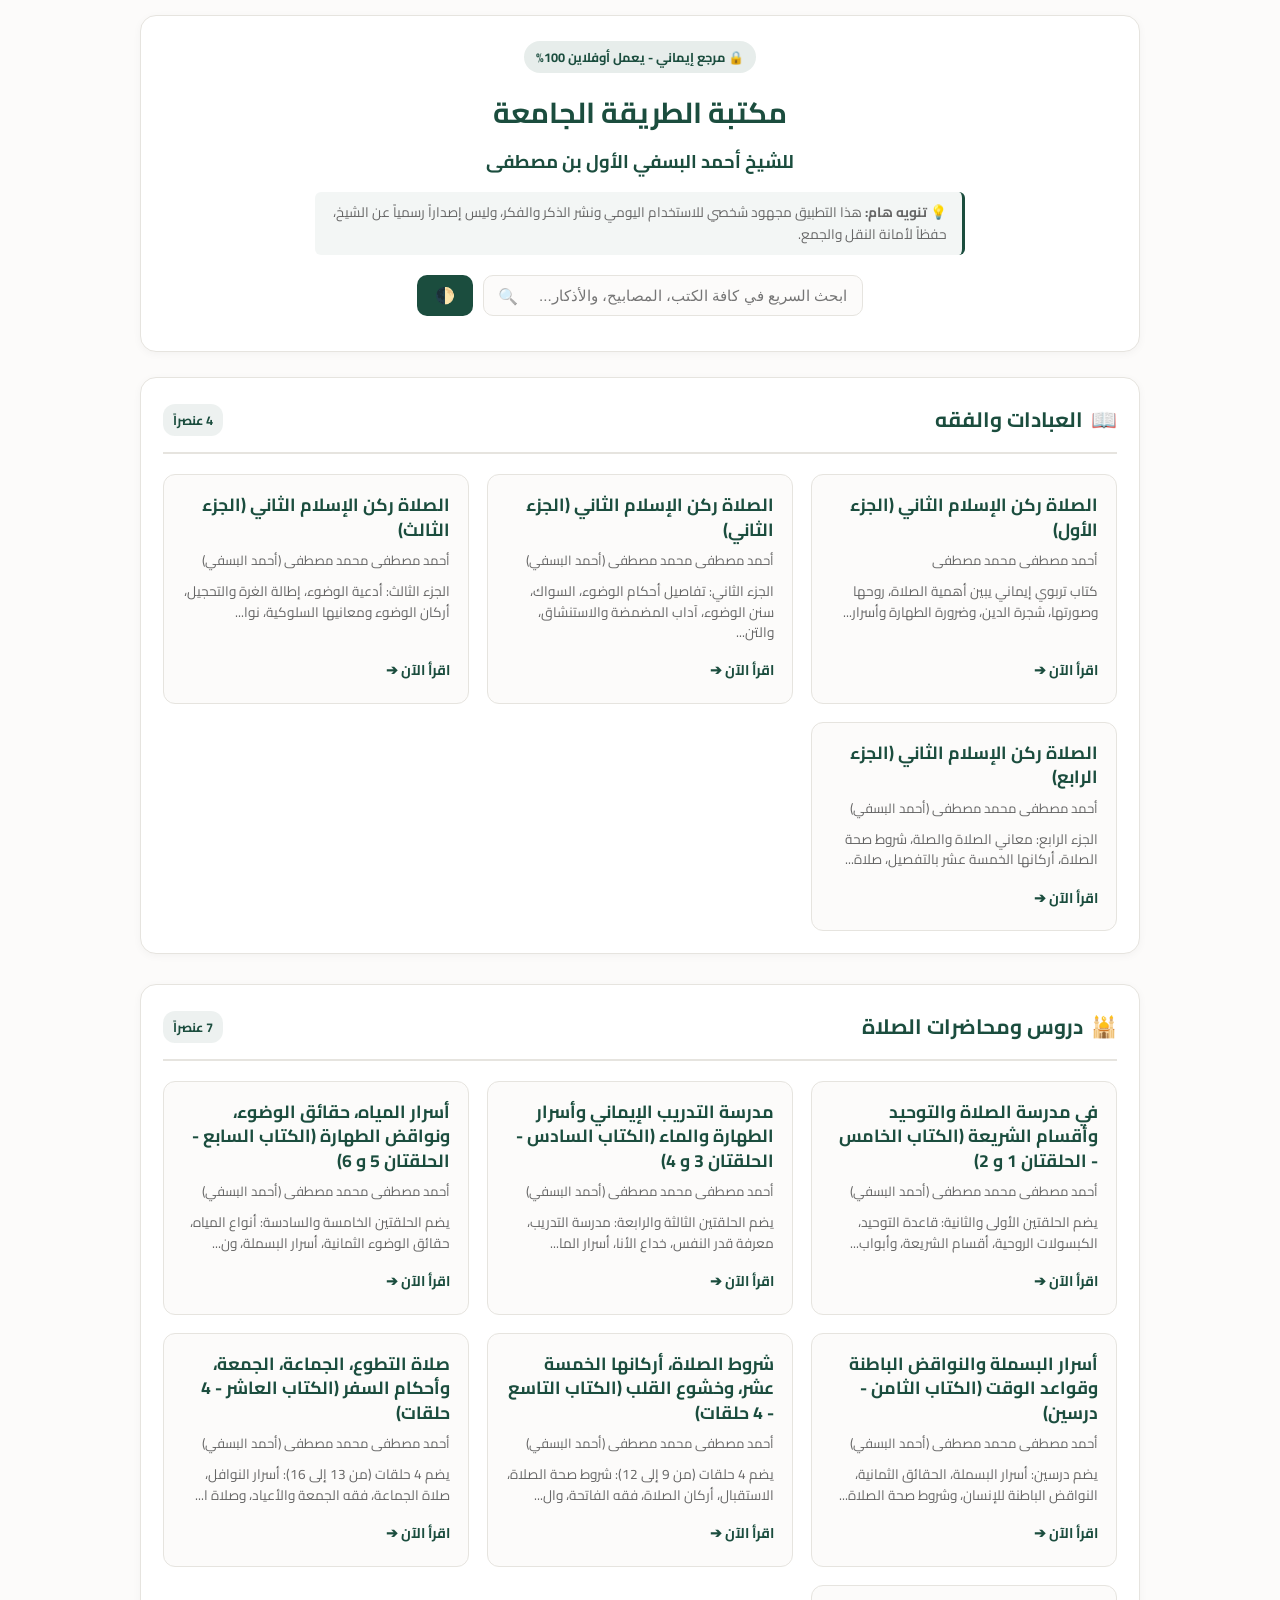
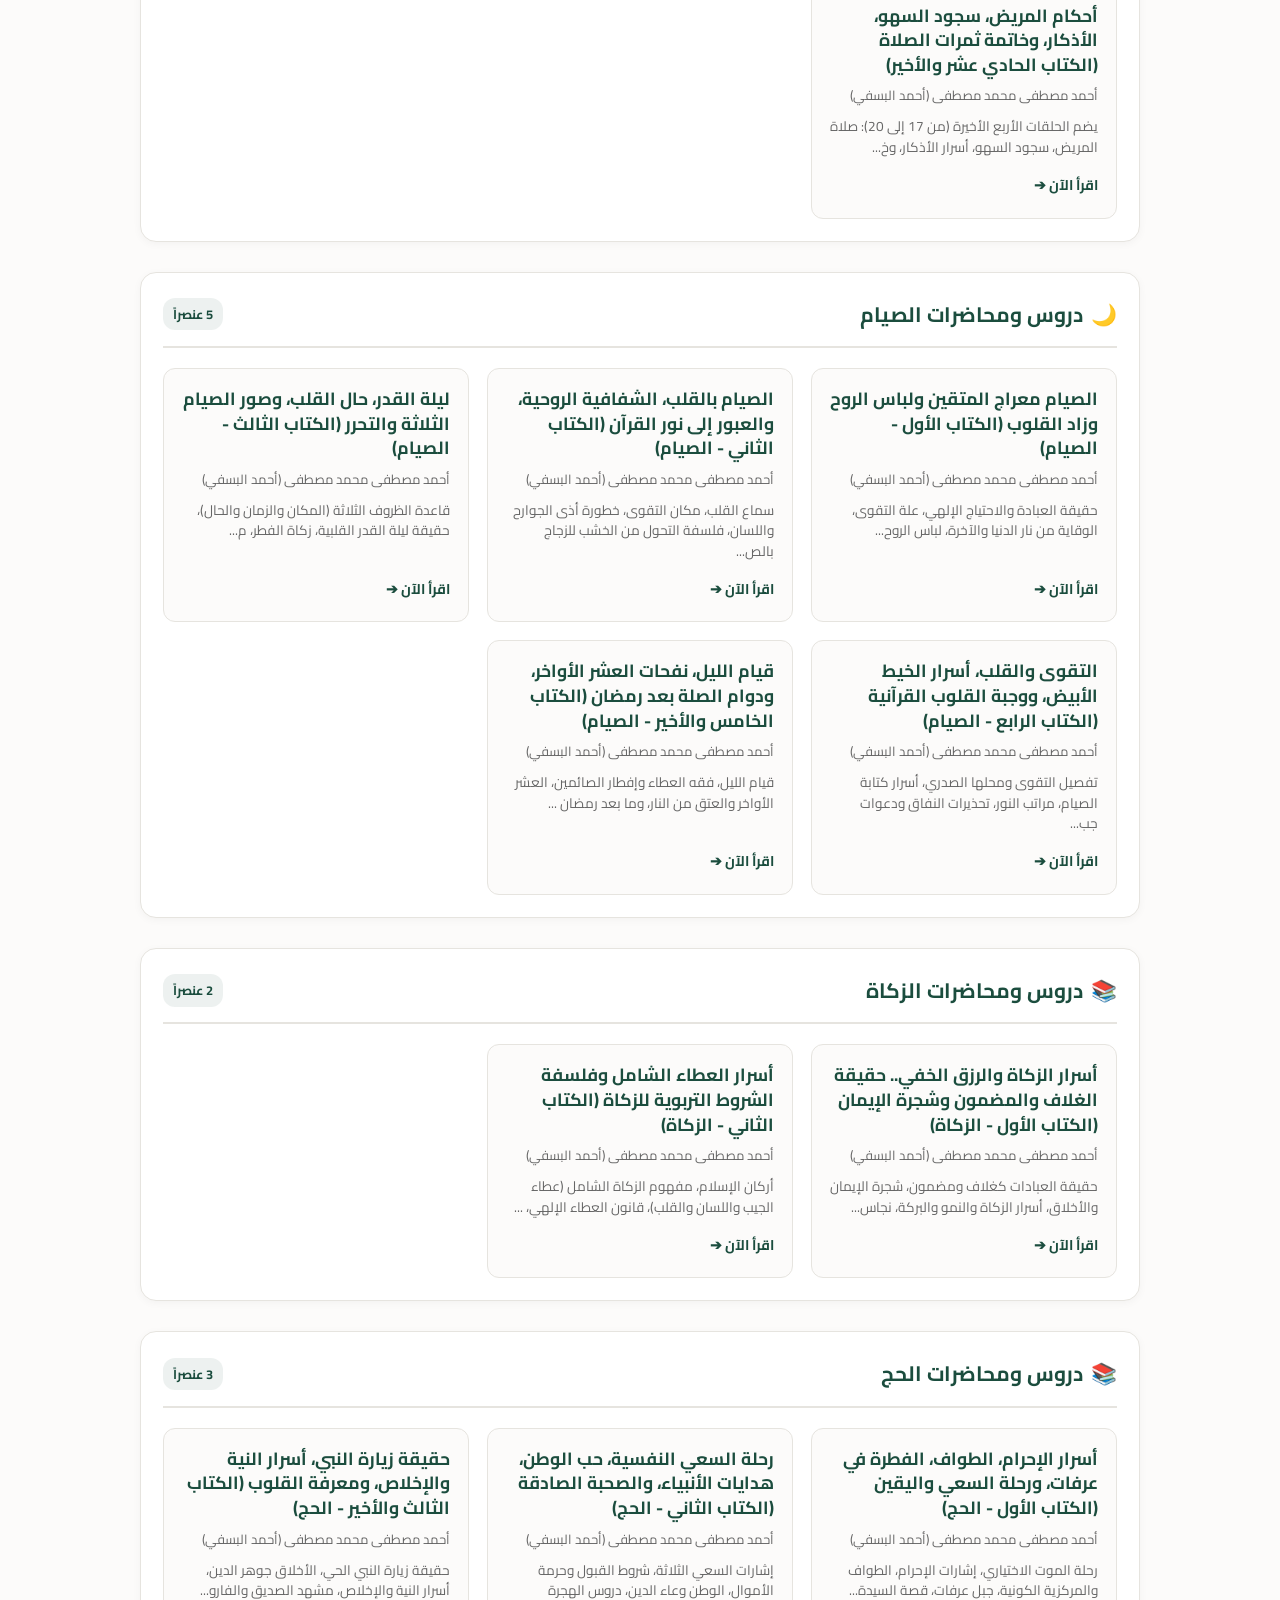
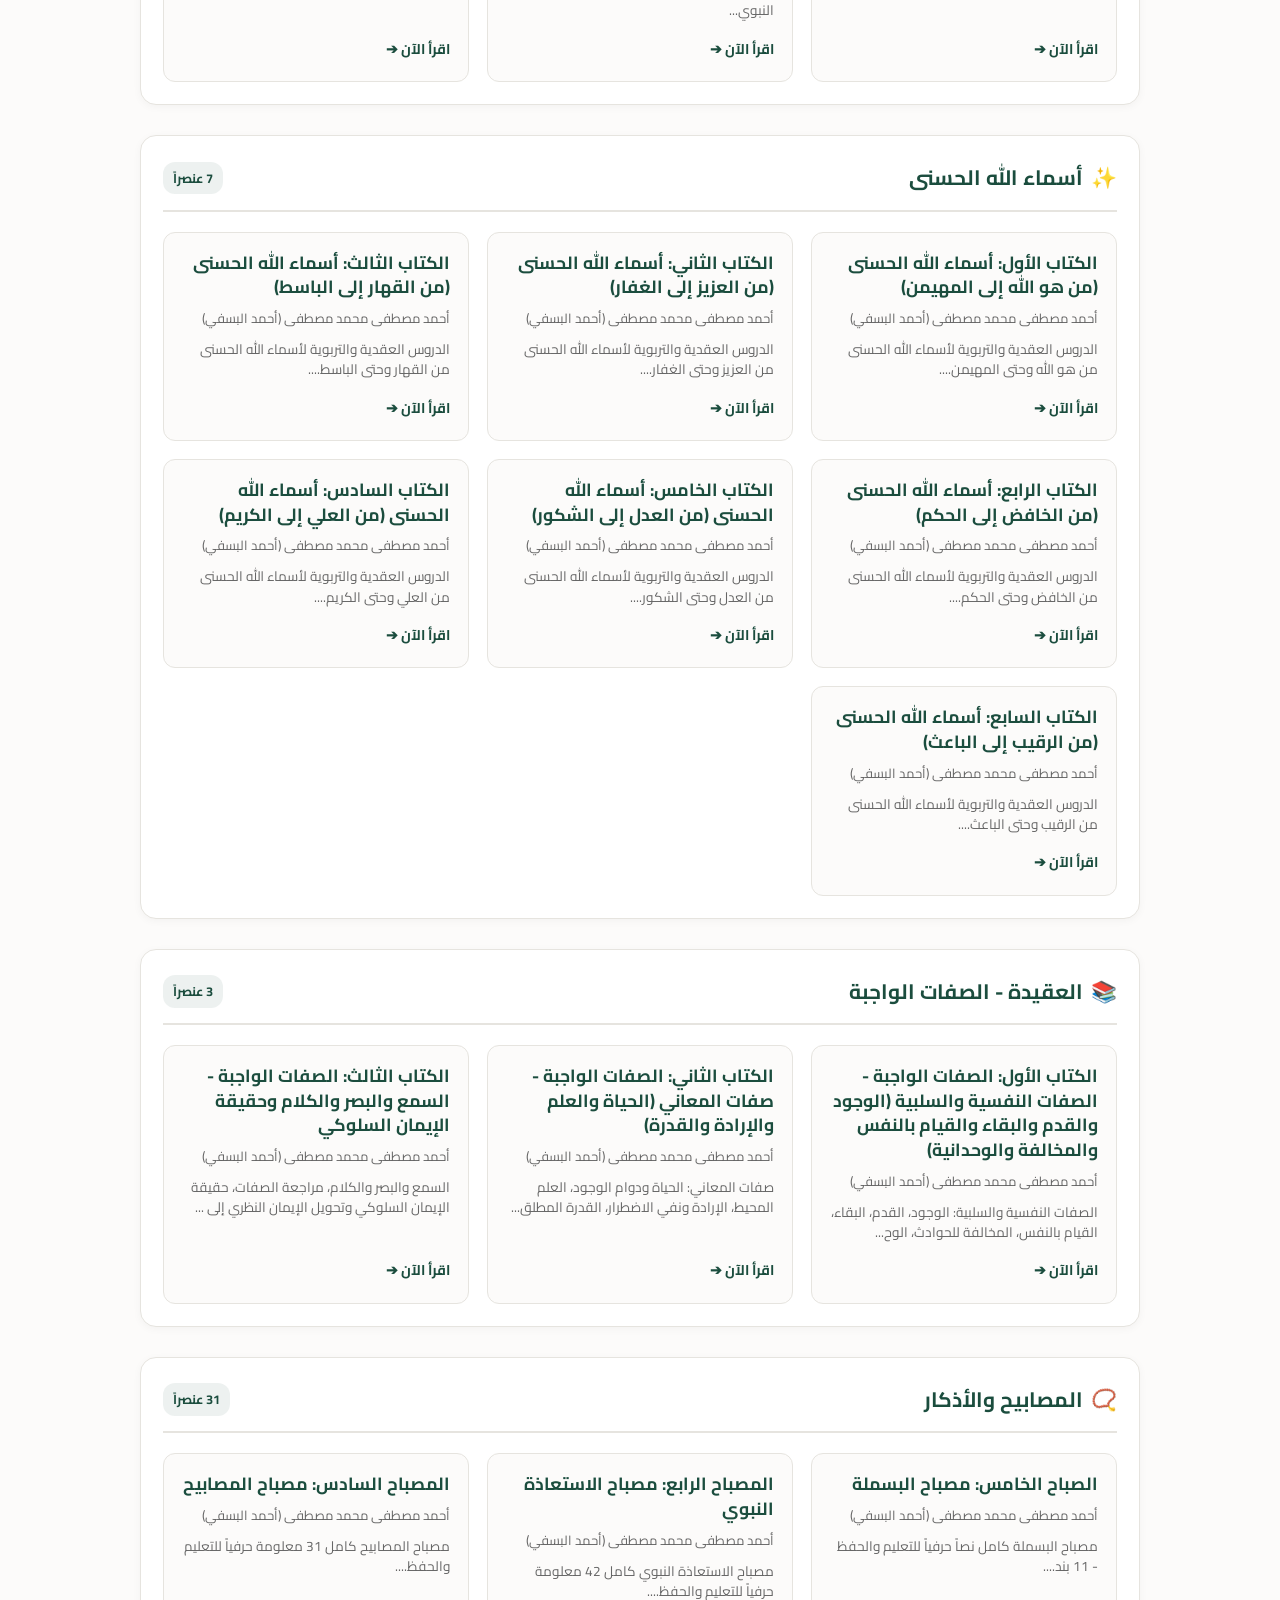
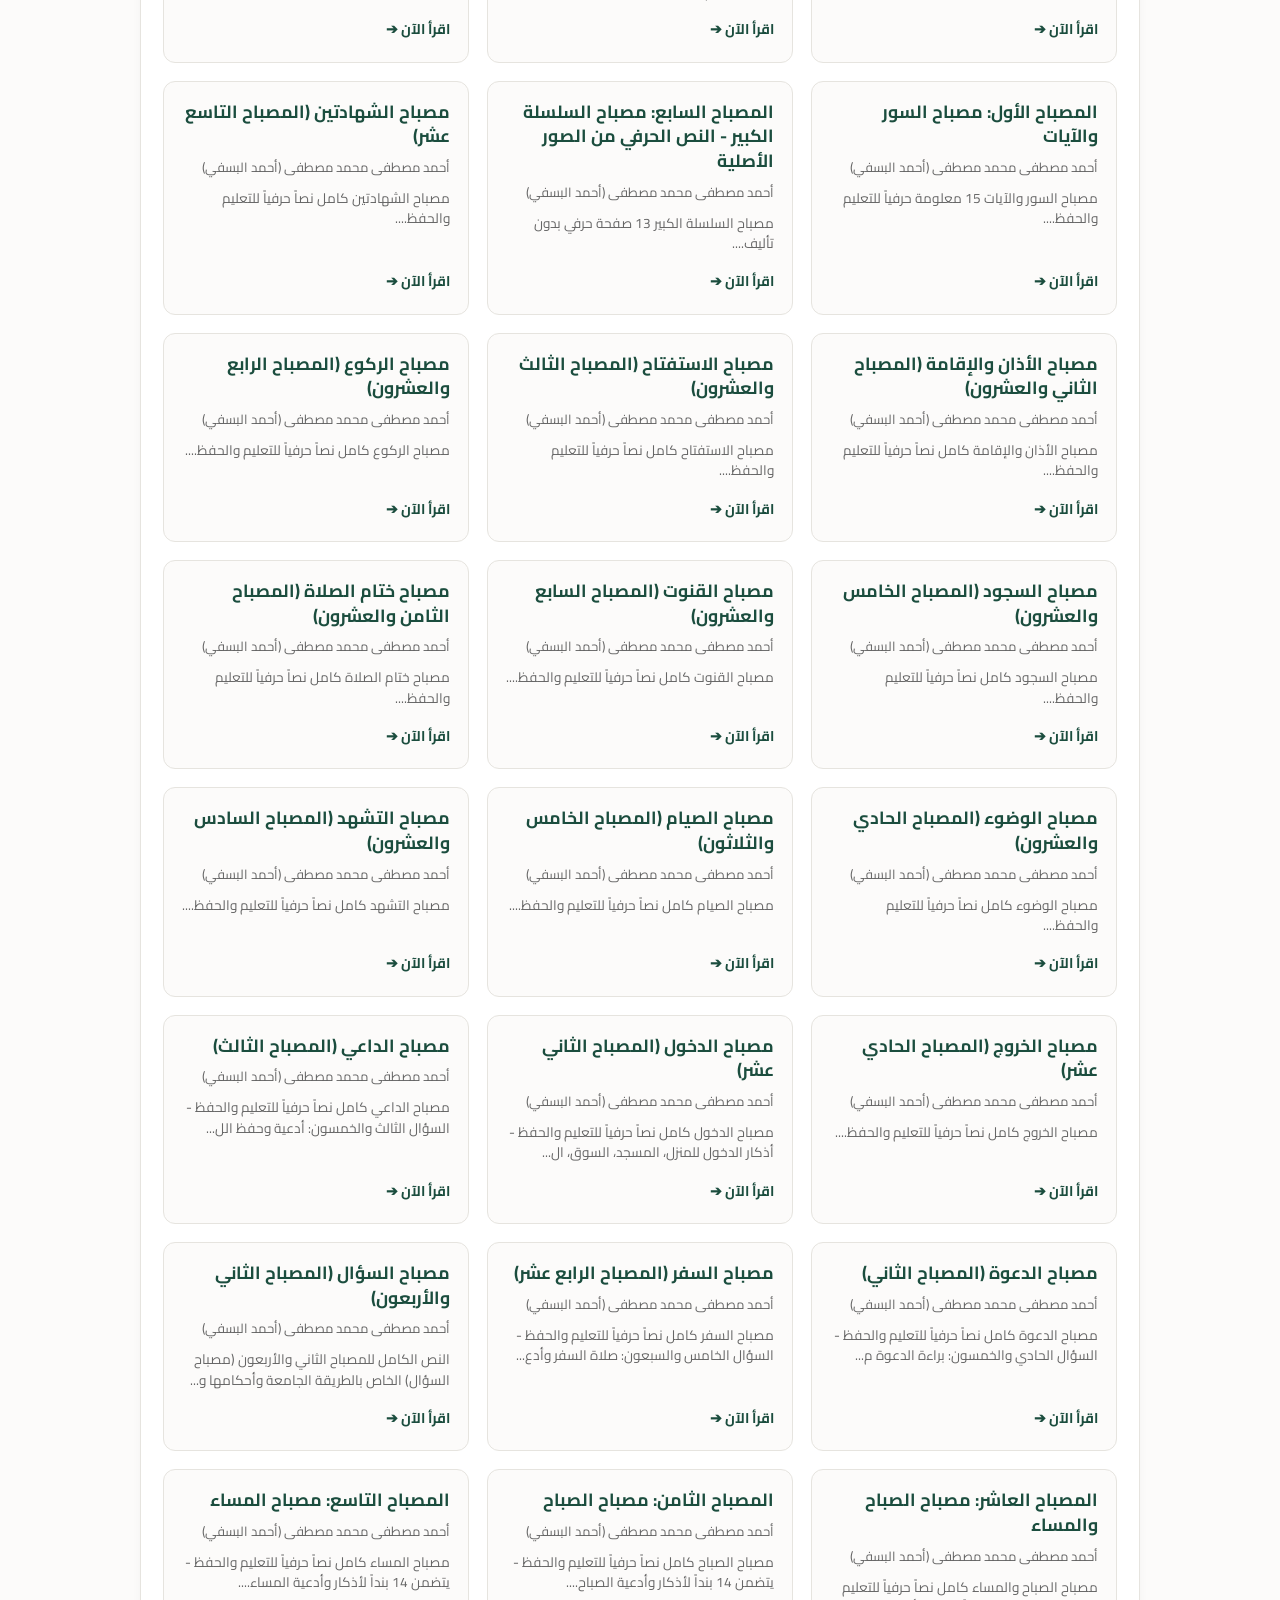
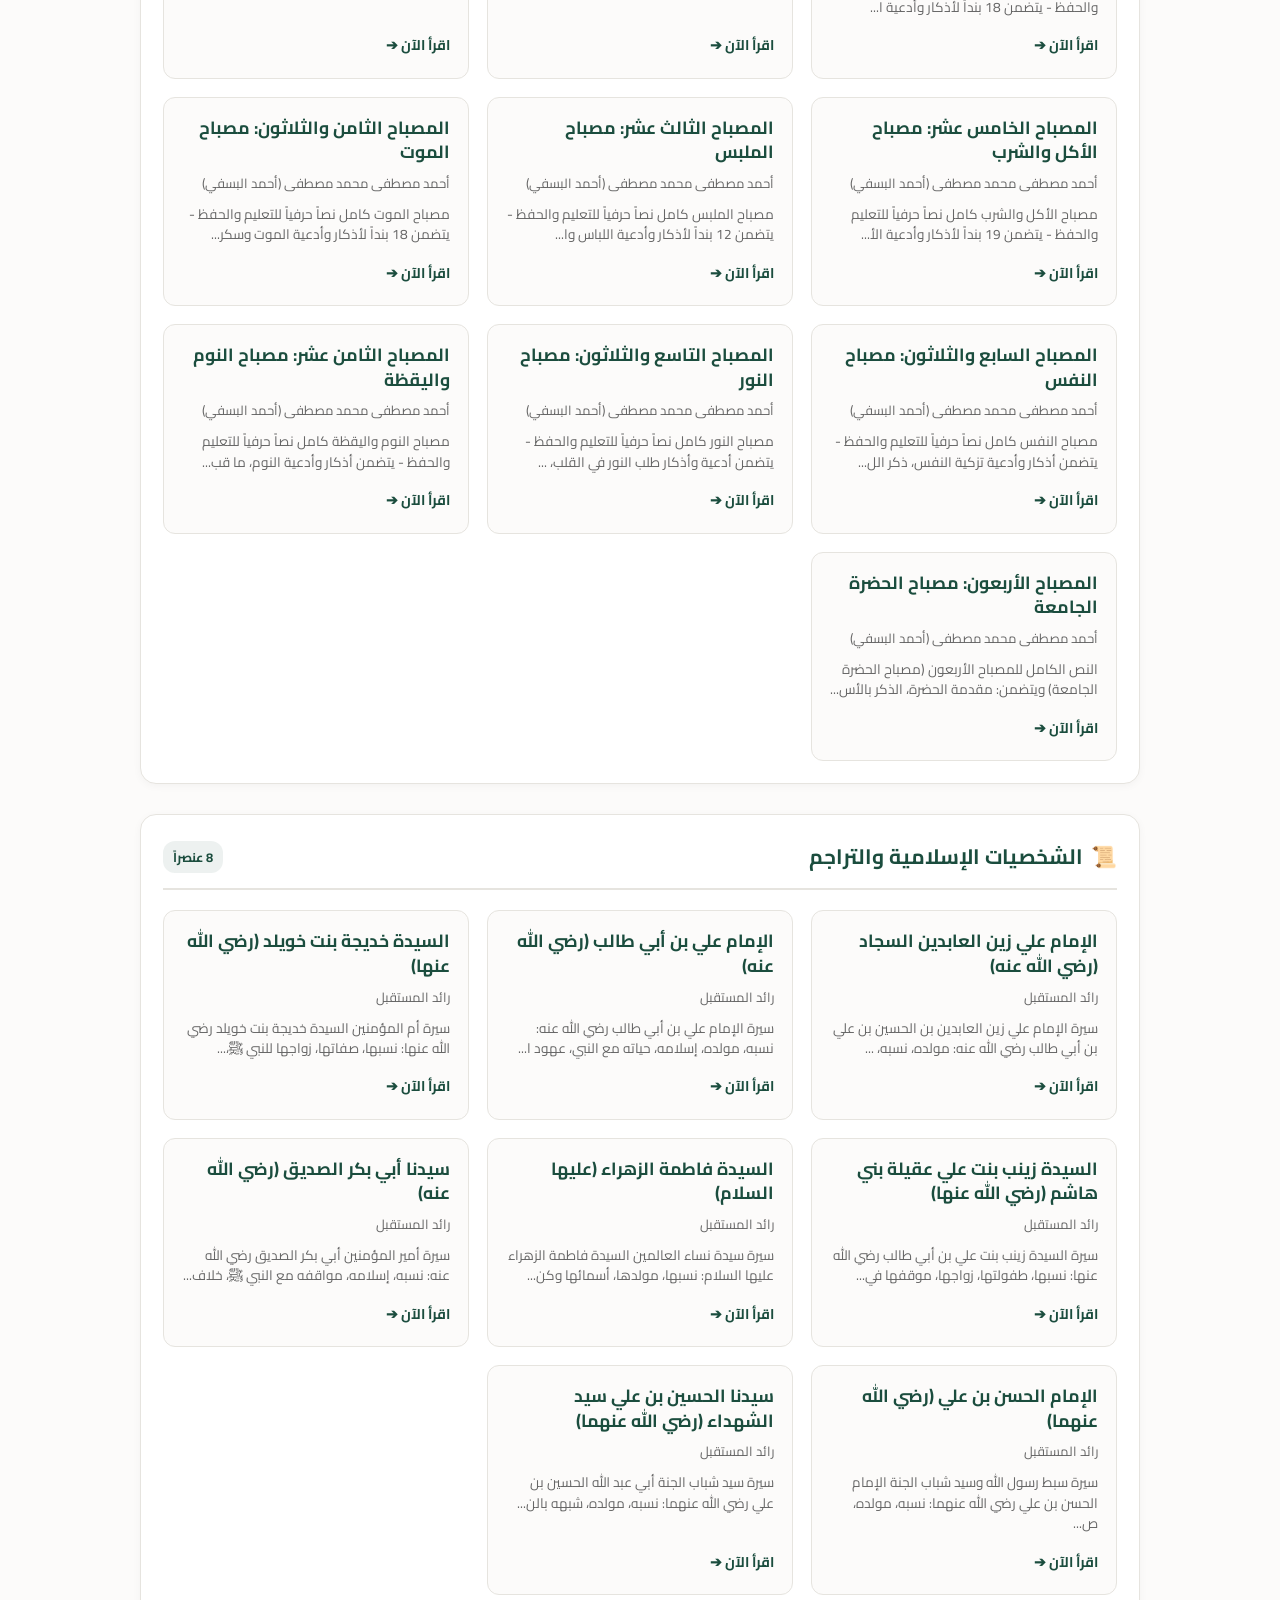
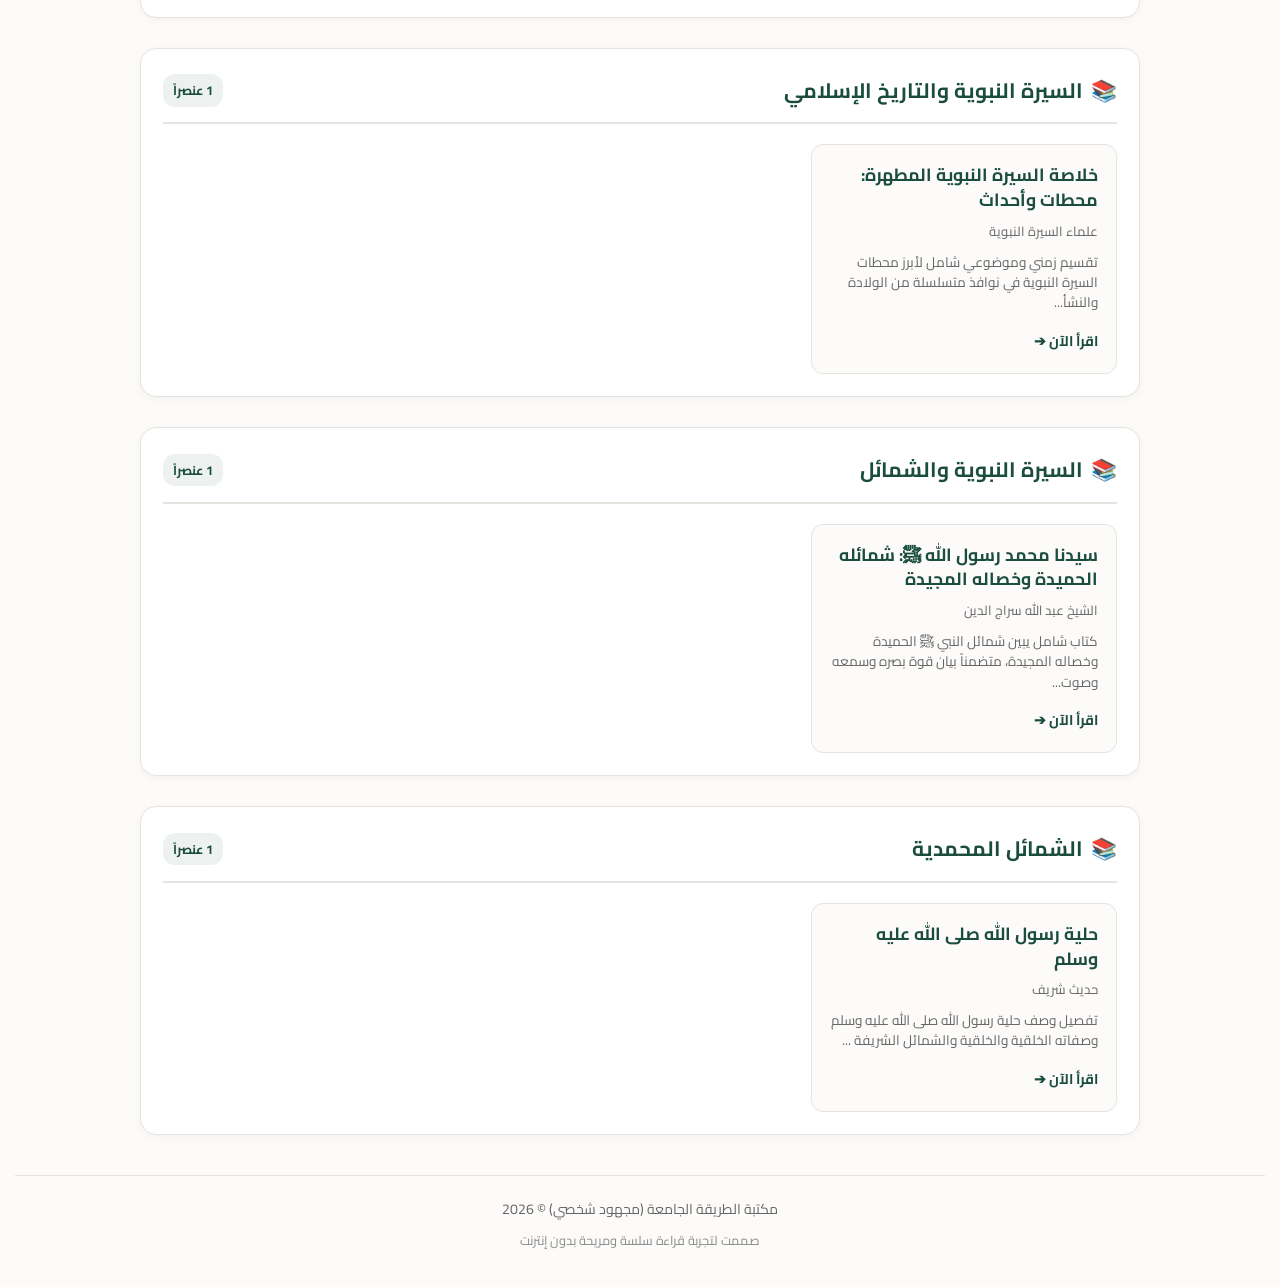
<file: index.html>
<!DOCTYPE html>
<html lang="ar" dir="rtl">
<head>
    <meta charset="UTF-8">
    <meta name="viewport" content="width=device-width, initial-scale=1.0">
    <title>مكتبة الطريقة الجامعة - الشيخ أحمد البسفي</title>
    
    <link rel="manifest" href="manifest.json">
    <meta name="theme-color" content="#1b4d3e">
    <meta name="mobile-web-app-capable" content="yes">
    <meta name="apple-mobile-web-app-status-bar-style" content="default">
    <meta name="apple-mobile-web-app-title" content="الطريقة الجامعة">
    
    <link rel="stylesheet" href="css/style.css">
    <link href="https://fonts.googleapis.com/css2?family=Amiri:wght@400;700&family=Cairo:wght@400;600;700;800;900&display=swap" rel="stylesheet">
</head>
<body>

    <header class="app-header">
        <div class="header-content">
            <span class="badge-offline">🔒 مرجع إيماني - يعمل أوفلاين 100%</span>
            <h1>مكتبة الطريقة الجامعة</h1>
            <p class="subtitle">للشيخ أحمد البسفي الأول بن مصطفى</p>
            
            <div class="disclaimer-box">
                <p>💡 <b>تنويه هام:</b> هذا التطبيق مجهود شخصي للاستخدام اليومي ونشر الذكر والفكر، وليس إصداراً رسمياً عن الشيخ، حفظاً لأمانة النقل والجمع.</p>
            </div>
        </div>

        <div class="controls-container">
            <div class="search-box">
                <span class="search-icon">🔍</span>
                <input type="text" id="searchInput" placeholder="ابحث السريع في كافة الكتب، المصابيح، والأذكار..." autocomplete="off">
            </div>
            <button id="themeToggle" class="theme-btn" title="تغيير المظهر">🌓</button>
        </div>
    </header>

    <main class="main-container">
        <div id="continueReadingSection" class="continue-section" style="display: none;">
            <div class="continue-card">
                <div class="continue-info">
                    <span class="continue-tag">🔖 متابعة القراءة</span>
                    <h4 id="continueBookTitle">اسم الكتاب</h4>
                </div>
                <a id="continueBookBtn" href="#" class="continue-btn">استكمل الآن ➔</a>
            </div>
        </div>

        <div id="sectionsContainer" class="sections-container"></div>
    </main>

    <footer class="app-footer">
        <p>مكتبة الطريقة الجامعة (مجهود شخصي) &copy; 2026</p>
        <p style="font-size: 0.8rem; margin-top: 5px; opacity: 0.75;">صممت لتجربة قراءة سلسة ومريحة بدون إنترنت</p>
    </footer>

    <script src="js/app.js"></script>

    <script>
        if ('serviceWorker' in navigator) {
            window.addEventListener('load', () => {
                navigator.serviceWorker.register('service-worker.js')
                    .then(reg => console.log('Service Worker Active:', reg.scope))
                    .catch(err => console.error('Service Worker Error:', err));
            });
        }
    </script>
</body>
</html>
</file>
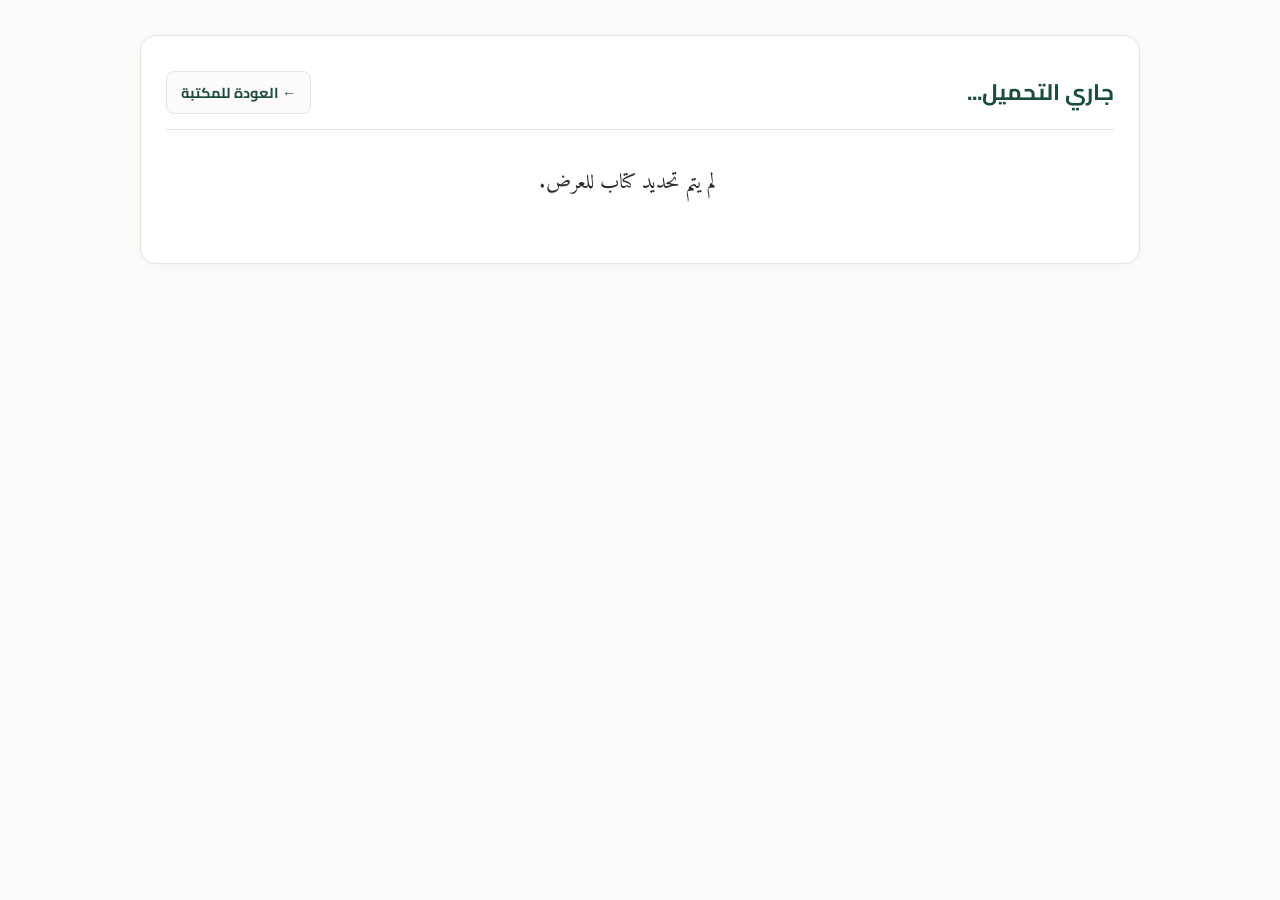
<file: reader.html>
<!DOCTYPE html>
<html lang="ar" dir="rtl">
<head>
    <meta charset="UTF-8">
    <meta name="viewport" content="width=device-width, initial-scale=1.0">
    <title id="pageTitle">قراءة الكتاب - مكتبة الطريقة الجامعة</title>
    <link rel="stylesheet" href="css/style.css">
    <link href="https://fonts.googleapis.com/css2?family=Amiri:wght@400;700&family=Cairo:wght@400;600;700&display=swap" rel="stylesheet">
</head>
<body>

    <main class="main-container" style="padding-top: 20px;">
        <div class="reader-container">
            <div class="reader-header">
                <h2 id="bookTitle">جاري التحميل...</h2>
                <a href="index.html" class="back-link">← العودة للمكتبة</a>
            </div>
            
            <div id="bookContent" class="book-content">
                <p style="text-align: center; color: var(--text-secondary);">جاري تحميل محتوى الكتاب...</p>
            </div>
        </div>
    </main>

    <script src="js/reader.js"></script>
</body>
</html>
</file>
<file: css/style.css>
/* css/style.css - التصميم الخبير المتكامل للموبايل والشاشات */

@import url('https://fonts.googleapis.com/css2?family=Amiri:ital,wght@0,400;0,700;1,400&family=Cairo:wght@400;600;700&display=swap');

:root {
    --bg-color: #fcfbfa;
    --card-bg: #ffffff;
    --text-main: #2b2b2b;
    --text-secondary: #666666;
    --accent-color: #1b4d3e;
    --accent-hover: #12352a;
    --border-color: #e6e4df;
    --shadow: 0 2px 8px rgba(0, 0, 0, 0.04);
}

[data-theme="dark"] {
    --bg-color: #141817;
    --card-bg: #1c2220;
    --text-main: #e2dfdb;
    --text-secondary: #a39e93;
    --accent-color: #4db6ac;
    --accent-hover: #26a69a;
    --border-color: #2a3330;
    --shadow: 0 2px 8px rgba(0, 0, 0, 0.2);
}

* {
    box-sizing: border-box;
    margin: 0;
    padding: 0;
}

body {
    background-color: var(--bg-color);
    color: var(--text-main);
    font-family: 'Cairo', sans-serif;
    line-height: 1.9;
    direction: rtl;
    padding: 15px;
}

.app-header {
    text-align: center;
    margin-bottom: 25px;
    padding: 25px 15px;
    background: var(--card-bg);
    border-radius: 16px;
    box-shadow: var(--shadow);
    border: 1px solid var(--border-color);
    max-width: 1000px;
    margin-left: auto;
    margin-right: auto;
}

.badge-offline {
    display: inline-block;
    background: rgba(27, 77, 62, 0.1);
    color: var(--accent-color);
    padding: 4px 12px;
    border-radius: 20px;
    font-size: 0.8rem;
    font-weight: 700;
    margin-bottom: 12px;
}

.app-header h1 {
    color: var(--accent-color);
    font-size: 1.8rem;
    margin-bottom: 5px;
    font-weight: 700;
}

.subtitle {
    font-size: 1.15rem;
    color: var(--accent-color);
    font-weight: 700;
    margin-bottom: 12px;
}

.disclaimer-box {
    background: rgba(27, 77, 62, 0.05);
    border-right: 3px solid var(--accent-color);
    padding: 10px 15px;
    border-radius: 6px;
    max-width: 650px;
    margin: 10px auto 15px auto;
    font-size: 0.85rem;
    color: var(--text-secondary);
    line-height: 1.6;
    text-align: right;
}

.controls-container {
    display: flex;
    justify-content: center;
    align-items: center;
    gap: 10px;
    margin: 20px 0 10px 0;
    flex-wrap: wrap;
}

.search-box {
    position: relative;
    width: 380px;
    max-width: 100%;
}

.search-box input {
    width: 100%;
    padding: 11px 15px 11px 40px;
    border-radius: 10px;
    border: 1px solid var(--border-color);
    background: var(--bg-color);
    color: var(--text-main);
    font-size: 0.95rem;
    outline: none;
    transition: all 0.2s;
}

.search-box input:focus {
    border-color: var(--accent-color);
    box-shadow: 0 0 0 3px rgba(27, 77, 62, 0.1);
}

.search-icon {
    position: absolute;
    left: 15px;
    top: 50%;
    transform: translateY(-50%);
    opacity: 0.5;
}

button.theme-btn {
    padding: 11px 18px;
    border: none;
    background: var(--accent-color);
    color: white;
    border-radius: 10px;
    cursor: pointer;
    font-size: 1rem;
    font-weight: 600;
}

.main-container {
    max-width: 1000px;
    margin: 0 auto;
}

.continue-section {
    margin-bottom: 25px;
}

.continue-card {
    background: var(--accent-color);
    color: white;
    border-radius: 14px;
    padding: 18px 22px;
    display: flex;
    justify-content: space-between;
    align-items: center;
    box-shadow: 0 4px 12px rgba(27, 77, 62, 0.25);
    flex-wrap: wrap;
    gap: 12px;
}

.continue-tag {
    font-size: 0.8rem;
    opacity: 0.9;
    display: block;
    margin-bottom: 4px;
}

.continue-card h4 {
    font-size: 1.1rem;
    font-weight: 700;
}

.continue-btn {
    background: white;
    color: var(--accent-color);
    text-decoration: none;
    padding: 8px 16px;
    border-radius: 8px;
    font-weight: 700;
    font-size: 0.9rem;
    transition: transform 0.2s;
}

.continue-btn:hover {
    transform: scale(1.03);
}

.sections-container {
    display: flex;
    flex-direction: column;
    gap: 30px;
}

.category-group {
    background: var(--card-bg);
    border: 1px solid var(--border-color);
    border-radius: 16px;
    padding: 22px;
    box-shadow: var(--shadow);
}

.category-header {
    display: flex;
    justify-content: space-between;
    align-items: center;
    border-bottom: 2px solid var(--border-color);
    padding-bottom: 12px;
    margin-bottom: 20px;
}

.category-header h2 {
    font-size: 1.3rem;
    color: var(--accent-color);
    display: flex;
    align-items: center;
    gap: 8px;
    font-weight: 700;
}

.count-badge {
    background: rgba(27, 77, 62, 0.08);
    color: var(--accent-color);
    font-size: 0.8rem;
    padding: 4px 10px;
    border-radius: 12px;
    font-weight: bold;
}

.books-grid {
    display: grid;
    grid-template-columns: repeat(auto-fill, minmax(270px, 1fr));
    gap: 18px;
}

.book-card {
    background: var(--bg-color);
    border: 1px solid var(--border-color);
    border-radius: 12px;
    padding: 18px;
    text-decoration: none;
    color: inherit;
    display: flex;
    flex-direction: column;
    justify-content: space-between;
    transition: transform 0.15s ease, box-shadow 0.15s ease;
}

.book-card:hover {
    transform: translateY(-3px);
    border-color: var(--accent-color);
    box-shadow: 0 6px 15px rgba(0, 0, 0, 0.05);
}

.book-card h3 {
    color: var(--accent-color);
    font-size: 1.1rem;
    margin-bottom: 6px;
    font-weight: 700;
    line-height: 1.4;
}

.book-author {
    font-size: 0.82rem;
    color: var(--text-secondary);
    margin-bottom: 8px;
}

.book-desc {
    font-size: 0.85rem;
    color: var(--text-secondary);
    line-height: 1.5;
    margin-bottom: 12px;
}

.read-action {
    color: var(--accent-color);
    font-weight: 700;
    font-size: 0.88rem;
}

.reader-container {
    background: var(--card-bg);
    padding: 35px 25px;
    border-radius: 16px;
    box-shadow: var(--shadow);
    border: 1px solid var(--border-color);
}

.reader-header {
    display: flex;
    justify-content: space-between;
    align-items: center;
    margin-bottom: 30px;
    border-bottom: 1px solid var(--border-color);
    padding-bottom: 15px;
    flex-wrap: wrap;
    gap: 12px;
}

.back-link {
    text-decoration: none;
    color: var(--accent-color);
    font-weight: 700;
    font-size: 0.9rem;
    background: var(--bg-color);
    padding: 7px 14px;
    border-radius: 8px;
    border: 1px solid var(--border-color);
}

.reader-header h2 {
    font-size: 1.4rem;
    font-weight: 700;
    color: var(--accent-color);
}

.book-content {
    font-family: 'Amiri', serif;
    font-size: 1.3rem;
    line-height: 2.3;
    color: var(--text-main);
    text-align: justify;
}

.book-content h3 {
    font-family: 'Cairo', sans-serif;
    color: var(--accent-color);
    font-size: 1.35rem;
    margin-top: 35px;
    margin-bottom: 12px;
    font-weight: 700;
    border-right: 4px solid var(--accent-color);
    padding-right: 12px;
}

.book-content p {
    margin-bottom: 20px;
    text-indent: 25px;
}

.book-content .highlight-box {
    background: var(--bg-color);
    border: 1px solid var(--border-color);
    padding: 12px 18px;
    border-radius: 8px;
    margin: 18px 0;
    font-weight: bold;
    color: var(--accent-color);
    font-family: 'Cairo', sans-serif;
    text-align: center;
    font-size: 1.1rem;
}

.app-footer {
    text-align: center;
    margin-top: 40px;
    padding: 20px;
    color: var(--text-secondary);
    border-top: 1px solid var(--border-color);
    font-size: 0.88rem;
}

@media (max-width: 600px) {
    body {
        padding: 8px;
    }
    .reader-container {
        padding: 20px 15px;
    }
    .book-content {
        font-size: 1.15rem;
        line-height: 2.1;
    }
    .app-header h1 {
        font-size: 1.5rem;
    }
}
</file>
